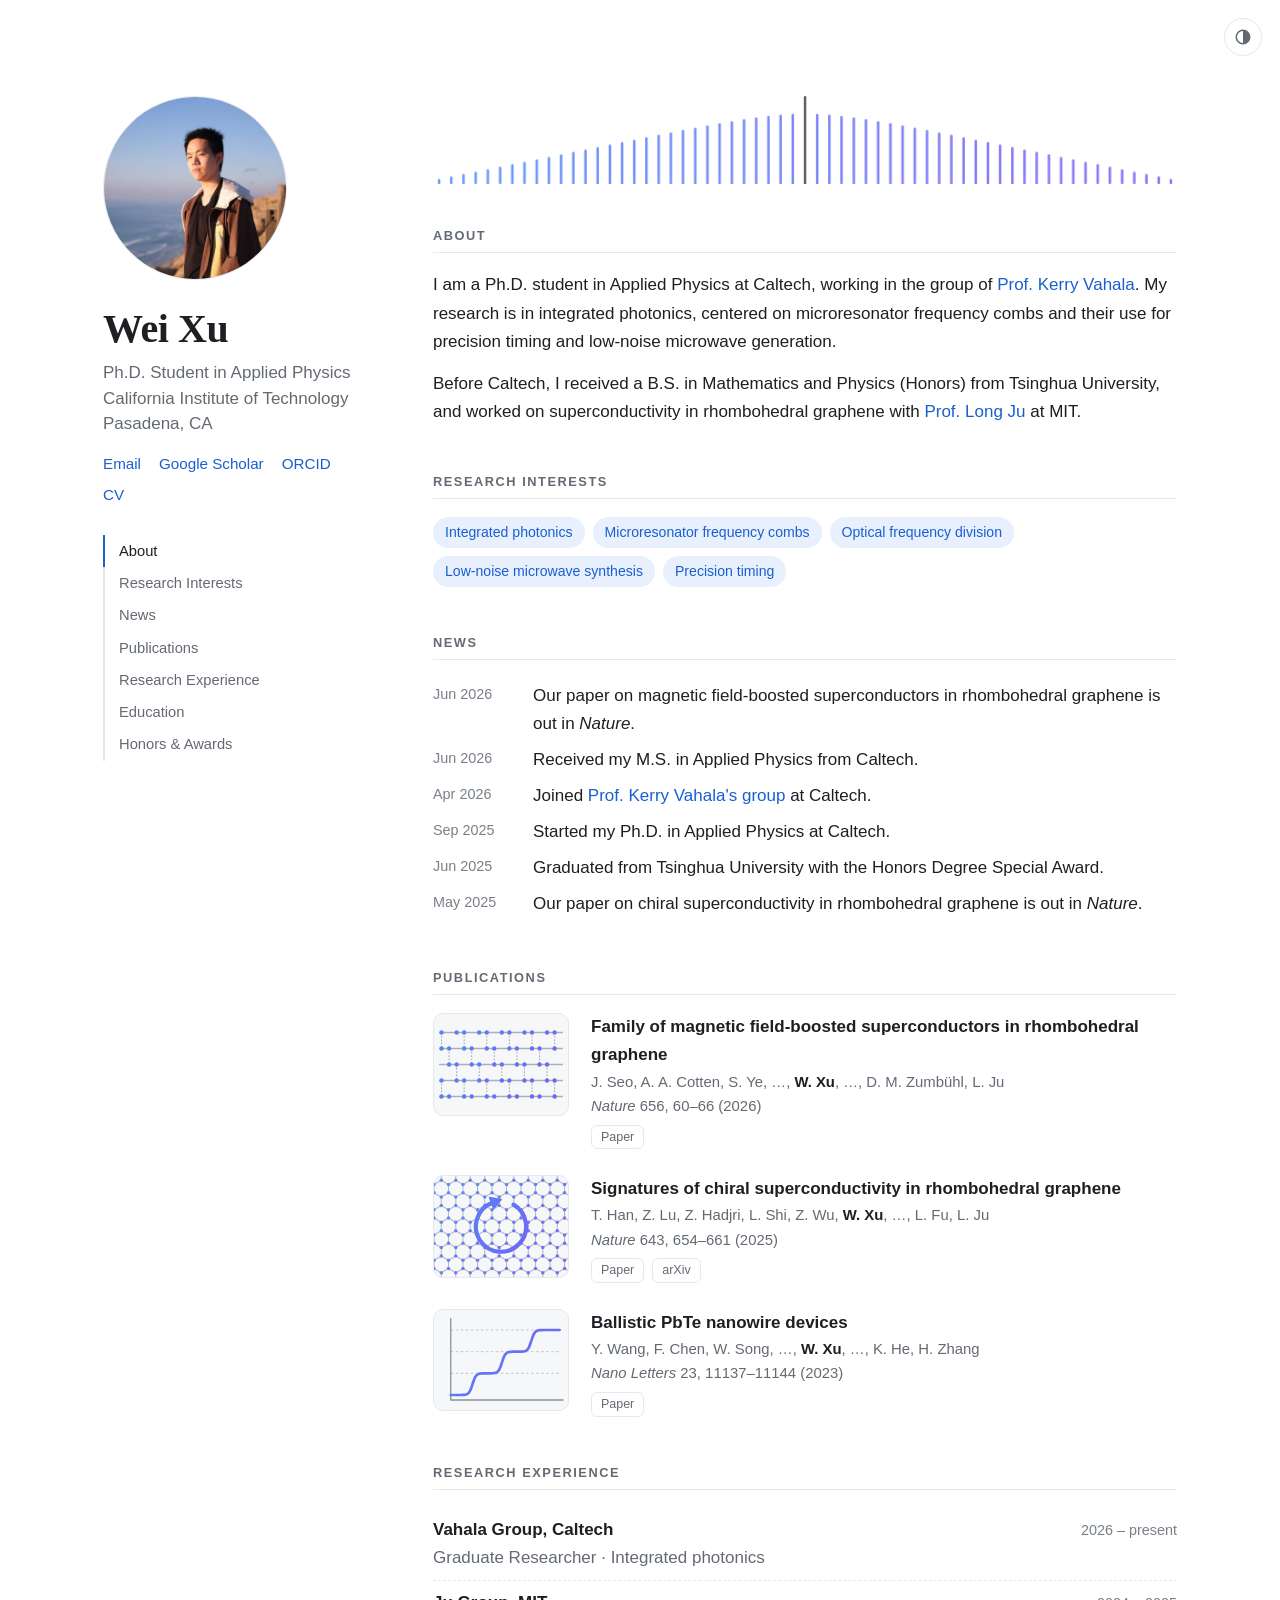
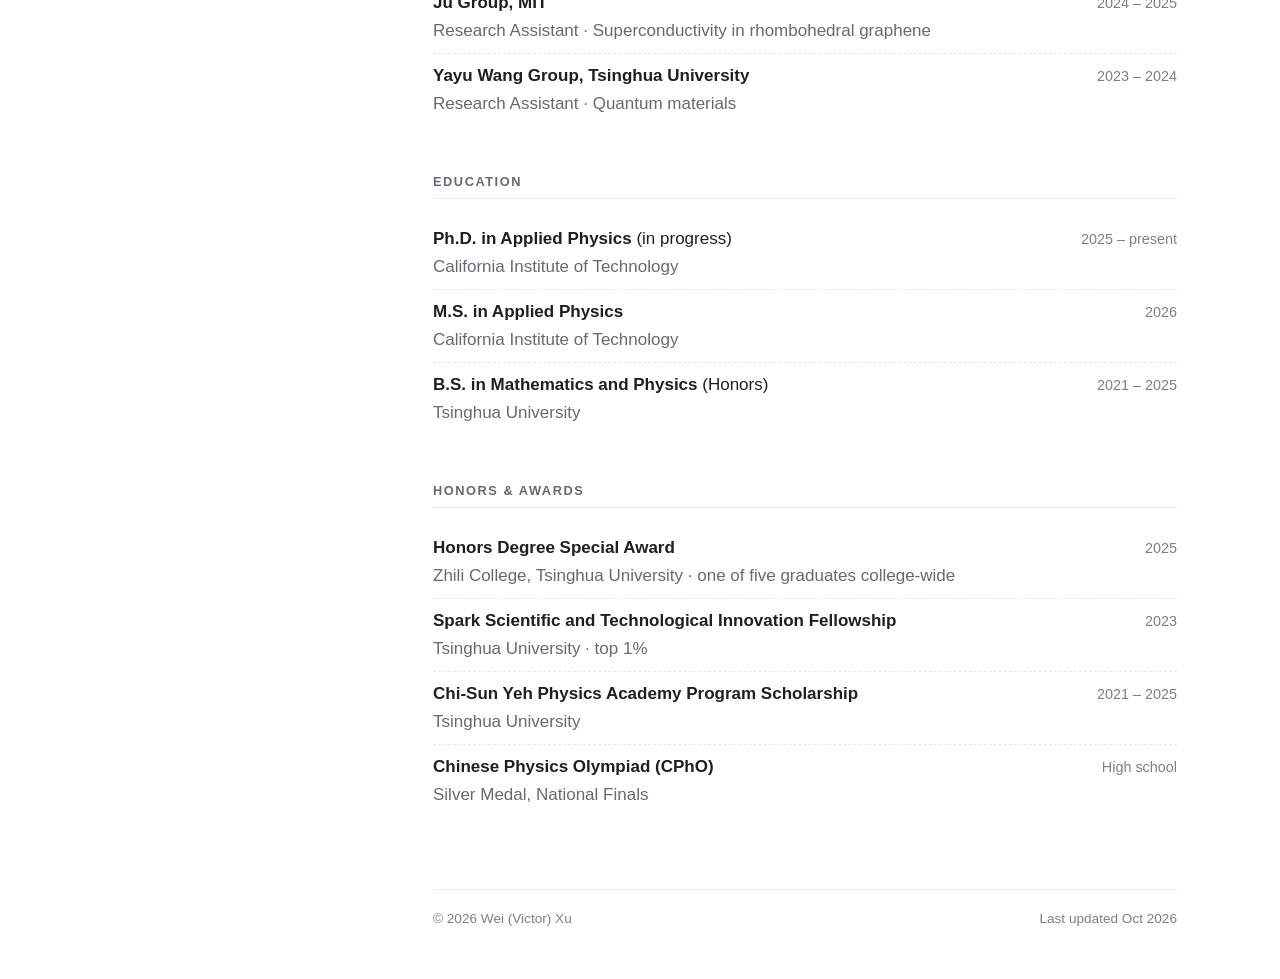
<file: index.html>
<!doctype html>
<html lang="en">
<head>
  <meta charset="utf-8">
  <meta name="viewport" content="width=device-width, initial-scale=1">
  <title>Wei Xu · Caltech Applied Physics</title>
  <meta name="description" content="Wei Xu, Ph.D. student in Applied Physics at Caltech, working on integrated photonics and microresonator frequency combs.">
  <meta property="og:type" content="website">
  <meta property="og:url" content="https://its-vv.github.io/">
  <meta property="og:title" content="Wei Xu · Caltech Applied Physics">
  <meta property="og:description" content="Ph.D. student in Applied Physics at Caltech, working on integrated photonics and microresonator frequency combs.">
  <meta name="twitter:card" content="summary">
  <meta property="og:image" content="https://its-vv.github.io/assets/photo.jpg">
  <meta property="og:image:alt" content="Photo of Wei Xu">
  <meta name="twitter:image" content="https://its-vv.github.io/assets/photo.jpg">
  <link rel="canonical" href="https://its-vv.github.io/">
  <script type="application/ld+json">
  {
    "@context": "https://schema.org",
    "@type": "Person",
    "name": "Wei Xu",
    "alternateName": "Victor Xu",
    "url": "https://its-vv.github.io/",
    "jobTitle": "Ph.D. Student in Applied Physics",
    "affiliation": {"@type": "CollegeOrUniversity", "name": "California Institute of Technology"},
    "alumniOf": {"@type": "CollegeOrUniversity", "name": "Tsinghua University"},
    "knowsAbout": ["Integrated photonics", "Microresonator frequency combs"],
    "sameAs": [
      "https://scholar.google.com/citations?user=U3ncA_IAAAAJ",
      "https://www.linkedin.com/in/weixu-caltech/",
      "https://github.com/its-vv",
      "https://orcid.org/0009-0002-2698-9315"
    ]
  }
  </script>
  <link rel="icon" href="assets/favicon.svg" type="image/svg+xml">
  <link rel="stylesheet" href="assets/style.css">
  <script>
    // Apply a saved theme choice before first paint to avoid a flash.
    (function () {
      var t = localStorage.getItem("theme");
      if (t === "light" || t === "dark") document.documentElement.dataset.theme = t;
    })();
  </script>
</head>
<body>
  <button class="theme-toggle" type="button" aria-label="Toggle dark mode" title="Toggle dark mode">
    <svg viewBox="0 0 24 24" width="18" height="18" aria-hidden="true">
      <circle cx="12" cy="12" r="9" fill="none" stroke="currentColor" stroke-width="2"/>
      <path d="M12 3a9 9 0 0 1 0 18z" fill="currentColor"/>
    </svg>
  </button>

  <main>
    <!-- ============ HEADER ============ -->
    <header class="intro">
      <img class="avatar" src="assets/photo.jpg" alt="Wei Xu" width="132" height="132">
      <div>
        <h1>Wei Xu</h1>
        <p class="role">Ph.D. Student in Applied Physics<br>California Institute of Technology<br>Pasadena, CA</p>
        <nav class="links" aria-label="Profiles">
          <!-- Address is assembled by assets/main.js to keep it away from simple scrapers. -->
          <a class="email" href="#" data-user="wxu3" data-domain="caltech.edu">Email</a>
          <a href="https://scholar.google.com/citations?user=U3ncA_IAAAAJ">Google Scholar</a>
          <a href="https://orcid.org/0009-0002-2698-9315">ORCID</a>
          <a href="assets/Wei_Xu_CV.pdf">CV</a>
        </nav>
      </div>
      <!-- Section navigation, shown in the sidebar on wide screens. -->
      <nav class="toc" aria-label="Sections">
        <a href="#about">About</a>
        <a href="#interests">Research Interests</a>
        <a href="#news">News</a>
        <a href="#publications">Publications</a>
        <a href="#experience">Research Experience</a>
        <a href="#education">Education</a>
        <a href="#honors">Honors &amp; Awards</a>
      </nav>
    </header>

    <div class="content">
    <!-- Decorative soliton-comb spectrum, drawn by assets/main.js. -->
    <svg class="comb" aria-hidden="true" focusable="false"></svg>

    <!-- ============ ABOUT ============ -->
    <section id="about">
      <h2>About</h2>
      <p>
        I am a Ph.D. student in Applied Physics at Caltech, working in the group of
        <a href="https://www.vahala.caltech.edu/">Prof. Kerry Vahala</a>. My research is in
        integrated photonics, centered on microresonator frequency combs and their use for
        precision timing and low-noise microwave generation.
      </p>
      <p>
        Before Caltech, I received a B.S. in Mathematics and Physics (Honors) from Tsinghua
        University, and worked on superconductivity in rhombohedral graphene with
        <a href="https://physics.mit.edu/faculty/long-ju/">Prof. Long Ju</a> at MIT.
      </p>
    </section>

    <!-- ============ RESEARCH INTERESTS ============ -->
    <section id="interests">
      <h2>Research Interests</h2>
      <ul class="tags">
        <li>Integrated photonics</li>
        <li>Microresonator frequency combs</li>
        <li>Optical frequency division</li>
        <li>Low-noise microwave synthesis</li>
        <li>Precision timing</li>
      </ul>
    </section>

    <!-- ============ NEWS ============ -->
    <section id="news">
      <h2>News</h2>
      <ul class="news">
        <li><time datetime="2026-06">Jun 2026</time><span>Our paper on magnetic field-boosted superconductors in rhombohedral graphene is out in <em>Nature</em>.</span></li>
        <li><time datetime="2026-06">Jun 2026</time><span>Received my M.S. in Applied Physics from Caltech.</span></li>
        <li><time datetime="2026-04">Apr 2026</time><span>Joined <a href="https://www.vahala.caltech.edu/">Prof. Kerry Vahala's group</a> at Caltech.</span></li>
        <li><time datetime="2025-09">Sep 2025</time><span>Started my Ph.D. in Applied Physics at Caltech.</span></li>
        <li><time datetime="2025-06">Jun 2025</time><span>Graduated from Tsinghua University with the Honors Degree Special Award.</span></li>
        <li><time datetime="2025-05">May 2025</time><span>Our paper on chiral superconductivity in rhombohedral graphene is out in <em>Nature</em>.</span></li>
      </ul>
    </section>

    <!-- ============ PUBLICATIONS ============ -->
    <section id="publications">
      <h2>Publications</h2>
      <ol class="pubs">
        <li>
          <img class="pub-thumb" src="assets/thumb-rhombohedral.svg" alt="" width="160" height="120" loading="lazy">
          <div>
            <a class="pub-title" href="https://doi.org/10.1038/s41586-026-10815-x">Family of magnetic field-boosted superconductors in rhombohedral graphene</a>
            <div class="pub-authors">J. Seo, A. A. Cotten, S. Ye, …, <strong>W. Xu</strong>, …, D. M. Zumbühl, L. Ju</div>
            <div class="pub-venue"><em>Nature</em> 656, 60–66 (2026)</div>
            <div class="pub-links"><a href="https://doi.org/10.1038/s41586-026-10815-x">Paper</a></div>
          </div>
        </li>
        <li>
          <img class="pub-thumb" src="assets/thumb-chiral.svg" alt="" width="160" height="120" loading="lazy">
          <div>
            <a class="pub-title" href="https://doi.org/10.1038/s41586-025-09169-7">Signatures of chiral superconductivity in rhombohedral graphene</a>
            <div class="pub-authors">T. Han, Z. Lu, Z. Hadjri, L. Shi, Z. Wu, <strong>W. Xu</strong>, …, L. Fu, L. Ju</div>
            <div class="pub-venue"><em>Nature</em> 643, 654–661 (2025)</div>
            <div class="pub-links"><a href="https://doi.org/10.1038/s41586-025-09169-7">Paper</a><a href="https://arxiv.org/abs/2408.15233">arXiv</a></div>
          </div>
        </li>
        <li>
          <img class="pub-thumb" src="assets/thumb-conductance.svg" alt="" width="160" height="120" loading="lazy">
          <div>
            <a class="pub-title" href="https://doi.org/10.1021/acs.nanolett.3c03604">Ballistic PbTe nanowire devices</a>
            <div class="pub-authors">Y. Wang, F. Chen, W. Song, …, <strong>W. Xu</strong>, …, K. He, H. Zhang</div>
            <div class="pub-venue"><em>Nano Letters</em> 23, 11137–11144 (2023)</div>
            <div class="pub-links"><a href="https://doi.org/10.1021/acs.nanolett.3c03604">Paper</a></div>
          </div>
        </li>
      </ol>
    </section>

    <!-- ============ RESEARCH EXPERIENCE ============ -->
    <section id="experience">
      <h2>Research Experience</h2>
      <ul class="timeline">
        <li>
          <div><strong>Vahala Group, Caltech</strong><br><span class="muted">Graduate Researcher · Integrated photonics</span></div>
          <span class="years">2026 – present</span>
        </li>
        <li>
          <div><strong>Ju Group, MIT</strong><br><span class="muted">Research Assistant · Superconductivity in rhombohedral graphene</span></div>
          <span class="years">2024 – 2025</span>
        </li>
        <li>
          <div><strong>Yayu Wang Group, Tsinghua University</strong><br><span class="muted">Research Assistant · Quantum materials</span></div>
          <span class="years">2023 – 2024</span>
        </li>
      </ul>
    </section>

    <!-- ============ EDUCATION ============ -->
    <section id="education">
      <h2>Education</h2>
      <ul class="timeline">
        <li>
          <div><strong>Ph.D. in Applied Physics</strong> (in progress)<br><span class="muted">California Institute of Technology</span></div>
          <span class="years">2025 – present</span>
        </li>
        <li>
          <div><strong>M.S. in Applied Physics</strong><br><span class="muted">California Institute of Technology</span></div>
          <span class="years">2026</span>
        </li>
        <li>
          <div><strong>B.S. in Mathematics and Physics</strong> (Honors)<br><span class="muted">Tsinghua University</span></div>
          <span class="years">2021 – 2025</span>
        </li>
      </ul>
    </section>

    <!-- ============ HONORS ============ -->
    <section id="honors">
      <h2>Honors &amp; Awards</h2>
      <ul class="timeline">
        <li>
          <div><strong>Honors Degree Special Award</strong><br><span class="muted">Zhili College, Tsinghua University · one of five graduates college-wide</span></div>
          <span class="years">2025</span>
        </li>
        <li>
          <div><strong>Spark Scientific and Technological Innovation Fellowship</strong><br><span class="muted">Tsinghua University · top 1%</span></div>
          <span class="years">2023</span>
        </li>
        <li>
          <div><strong>Chi-Sun Yeh Physics Academy Program Scholarship</strong><br><span class="muted">Tsinghua University</span></div>
          <span class="years">2021 – 2025</span>
        </li>
        <li>
          <div><strong>Chinese Physics Olympiad (CPhO)</strong><br><span class="muted">Silver Medal, National Finals</span></div>
          <span class="years">High school</span>
        </li>
      </ul>
    </section>

    <footer>
      <span>© 2026 Wei (Victor) Xu</span>
      <span>Last updated Oct 2026</span>
    </footer>
    </div>
  </main>

  <script src="assets/main.js"></script>
</body>
</html>
</file>
<file: assets/style.css>
/* ---------- Theme ---------- */
:root {
  --bg: #ffffff;
  --fg: #1d1f23;
  --muted: #646a73;
  --faint: #7a8089;
  --border: #e6e8eb;
  --card: #f6f7f9;
  --card-hover: #eef1f5;
  --accent: #1a5fd0;
  --accent-soft: #e8f0fd;
  color-scheme: light;
}

@media (prefers-color-scheme: dark) {
  :root:not([data-theme="light"]) {
    --bg: #111317;
    --fg: #e4e6ea;
    --muted: #a0a6af;
    --faint: #848a93;
    --border: #262a31;
    --card: #181b20;
    --card-hover: #1f232a;
    --accent: #7cacf8;
    --accent-soft: #1b2a42;
    color-scheme: dark;
  }
}

:root[data-theme="dark"] {
  --bg: #111317;
  --fg: #e4e6ea;
  --muted: #a0a6af;
  --faint: #848a93;
  --border: #262a31;
  --card: #181b20;
  --card-hover: #1f232a;
  --accent: #7cacf8;
  --accent-soft: #1b2a42;
  color-scheme: dark;
}

/* ---------- Base ---------- */
*,
*::before,
*::after { box-sizing: border-box; }

html { -webkit-text-size-adjust: 100%; scroll-behavior: smooth; }
@media (prefers-reduced-motion: reduce) {
  html { scroll-behavior: auto; }
}

body {
  margin: 0;
  background: var(--bg);
  color: var(--fg);
  font: 17px/1.65 -apple-system, BlinkMacSystemFont, "Segoe UI", "Inter", "Helvetica Neue", Arial, sans-serif;
  -webkit-font-smoothing: antialiased;
  transition: background-color 0.2s, color 0.2s;
}

main {
  max-width: 740px;
  margin: 0 auto;
  padding: 88px 24px 48px;
}

a {
  color: var(--accent);
  text-decoration: none;
}
a:hover { text-decoration: underline; text-underline-offset: 3px; }

h1, h2, h3 { line-height: 1.25; }

.muted { color: var(--muted); }

/* ---------- Theme toggle ---------- */
.theme-toggle {
  position: absolute;
  top: 18px;
  right: 18px;
  width: 38px;
  height: 38px;
  display: grid;
  place-items: center;
  border: 1px solid var(--border);
  border-radius: 50%;
  background: var(--bg);
  color: var(--muted);
  cursor: pointer;
  transition: color 0.2s, border-color 0.2s;
}
.theme-toggle:hover { color: var(--fg); border-color: var(--faint); }

/* ---------- Header ---------- */
.intro {
  display: flex;
  align-items: center;
  gap: 32px;
  margin-bottom: 40px;
}

/* Frequency-comb divider */
.comb {
  display: block;
  width: 100%;
  height: auto;
  margin-bottom: 44px;
}
.comb rect {
  fill: url(#comb-fill);
  opacity: 0.85;
  transform-box: fill-box;
  transform-origin: bottom;
  animation: comb-grow 0.7s cubic-bezier(0.2, 0.7, 0.2, 1) both;
}
.comb rect.pump { fill: var(--fg); opacity: 0.7; }
@keyframes comb-grow { from { transform: scaleY(0); } }
@media (prefers-reduced-motion: reduce) {
  .comb rect { animation: none; }
}

.avatar {
  flex: none;
  width: 132px;
  height: 132px;
  border-radius: 50%;
  object-fit: cover;
  border: 1px solid var(--border);
}

.intro h1 {
  margin: 0 0 6px;
  font-family: "Iowan Old Style", "Palatino Linotype", Palatino, Charter, Georgia, serif;
  font-size: 2.5rem;
  font-weight: 600;
  letter-spacing: -0.01em;
}

.role {
  margin: 0 0 14px;
  color: var(--muted);
  line-height: 1.5;
}

.toc { display: none; }

.links {
  display: flex;
  flex-wrap: wrap;
  gap: 6px 18px;
  font-size: 0.95rem;
  font-weight: 500;
}

/* ---------- Sections ---------- */
section { margin-bottom: 48px; scroll-margin-top: 40px; }

section h2 {
  margin: 0 0 18px;
  padding-bottom: 8px;
  border-bottom: 1px solid var(--border);
  font-size: 0.8rem;
  font-weight: 600;
  letter-spacing: 0.12em;
  text-transform: uppercase;
  color: var(--muted);
}

section p { margin: 0 0 14px; }

ul, ol { margin: 0; padding: 0; list-style: none; }

/* Interests */
.tags {
  display: flex;
  flex-wrap: wrap;
  gap: 8px;
}
.tags li {
  padding: 4px 12px;
  border-radius: 999px;
  background: var(--accent-soft);
  color: var(--accent);
  font-size: 0.88rem;
  font-weight: 500;
}

/* News */
.news li {
  display: grid;
  grid-template-columns: 88px 1fr;
  gap: 12px;
  padding: 4px 0;
}
.news time {
  color: var(--faint);
  font-size: 0.9rem;
  font-variant-numeric: tabular-nums;
  padding-top: 1px;
}

/* Publications */
.pubs li {
  display: grid;
  grid-template-columns: 136px minmax(0, 1fr);
  gap: 22px;
  align-items: start;
  margin-bottom: 26px;
}
.pub-thumb {
  display: block;
  width: 100%;
  height: auto;
  border: 1px solid var(--border);
  border-radius: 10px;
  background: var(--card);
}
.pubs li:last-child { margin-bottom: 0; }

.pub-title {
  color: var(--fg);
  font-weight: 600;
}
.pub-title:hover { color: var(--accent); }

.pub-authors,
.pub-venue {
  color: var(--muted);
  font-size: 0.93rem;
}
.pub-authors strong { color: var(--fg); font-weight: 600; }

.pub-links {
  display: flex;
  gap: 8px;
  margin-top: 6px;
}
.pub-links a {
  padding: 1px 9px;
  border: 1px solid var(--border);
  border-radius: 6px;
  font-size: 0.78rem;
  font-weight: 500;
  color: var(--muted);
}
.pub-links a:hover {
  border-color: var(--accent);
  color: var(--accent);
  text-decoration: none;
}

/* Experience / Education / Honors */
.timeline li {
  display: flex;
  justify-content: space-between;
  align-items: baseline;
  gap: 16px;
  padding: 8px 0;
}
.timeline li + li { border-top: 1px dashed var(--border); }
.years {
  flex: none;
  color: var(--faint);
  font-size: 0.9rem;
  font-variant-numeric: tabular-nums;
}

/* Footer */
footer {
  display: flex;
  justify-content: space-between;
  margin-top: 72px;
  padding-top: 18px;
  border-top: 1px solid var(--border);
  color: var(--faint);
  font-size: 0.85rem;
}

/* ---------- Small screens ---------- */
@media (max-width: 600px) {
  body { font-size: 16px; }
  main { padding-top: 72px; }
  .intro {
    flex-direction: column;
    align-items: flex-start;
    gap: 20px;
    margin-bottom: 44px;
  }
  .avatar { width: 108px; height: 108px; }
  .news li { grid-template-columns: 1fr; gap: 0; padding: 6px 0; }
  .pubs li { grid-template-columns: 84px minmax(0, 1fr); gap: 14px; }
  .intro h1 { font-size: 2.2rem; }
  .comb { margin-bottom: 40px; }
  .timeline li { flex-direction: column; gap: 2px; }
  footer { flex-direction: column; gap: 4px; }
}

/* ---------- Wide screens: profile in a sticky sidebar ---------- */
@media (min-width: 1080px) {
  main {
    display: grid;
    grid-template-columns: 250px minmax(0, 1fr);
    column-gap: 80px;
    align-items: start;
    max-width: 1170px;
    padding: 96px 48px 48px;
  }
  .intro {
    position: sticky;
    top: 96px;
    flex-direction: column;
    align-items: flex-start;
    gap: 24px;
    margin-bottom: 0;
  }
  .avatar { width: 184px; height: 184px; }

  .toc {
    display: flex;
    flex-direction: column;
    margin-top: 4px;
    border-left: 2px solid var(--border);
    font-size: 0.92rem;
  }
  .toc a {
    margin-left: -2px;
    padding: 4px 0 4px 14px;
    border-left: 2px solid transparent;
    color: var(--muted);
    transition: color 0.15s, border-color 0.15s;
  }
  .toc a:hover { color: var(--fg); text-decoration: none; }
  .toc a.active { color: var(--fg); border-left-color: var(--accent); font-weight: 500; }
}

/* Too short for the sidebar to fit on screen: let it scroll away. */
@media (min-width: 1080px) and (max-height: 699px) {
  .intro { position: static; }
}
</file>
